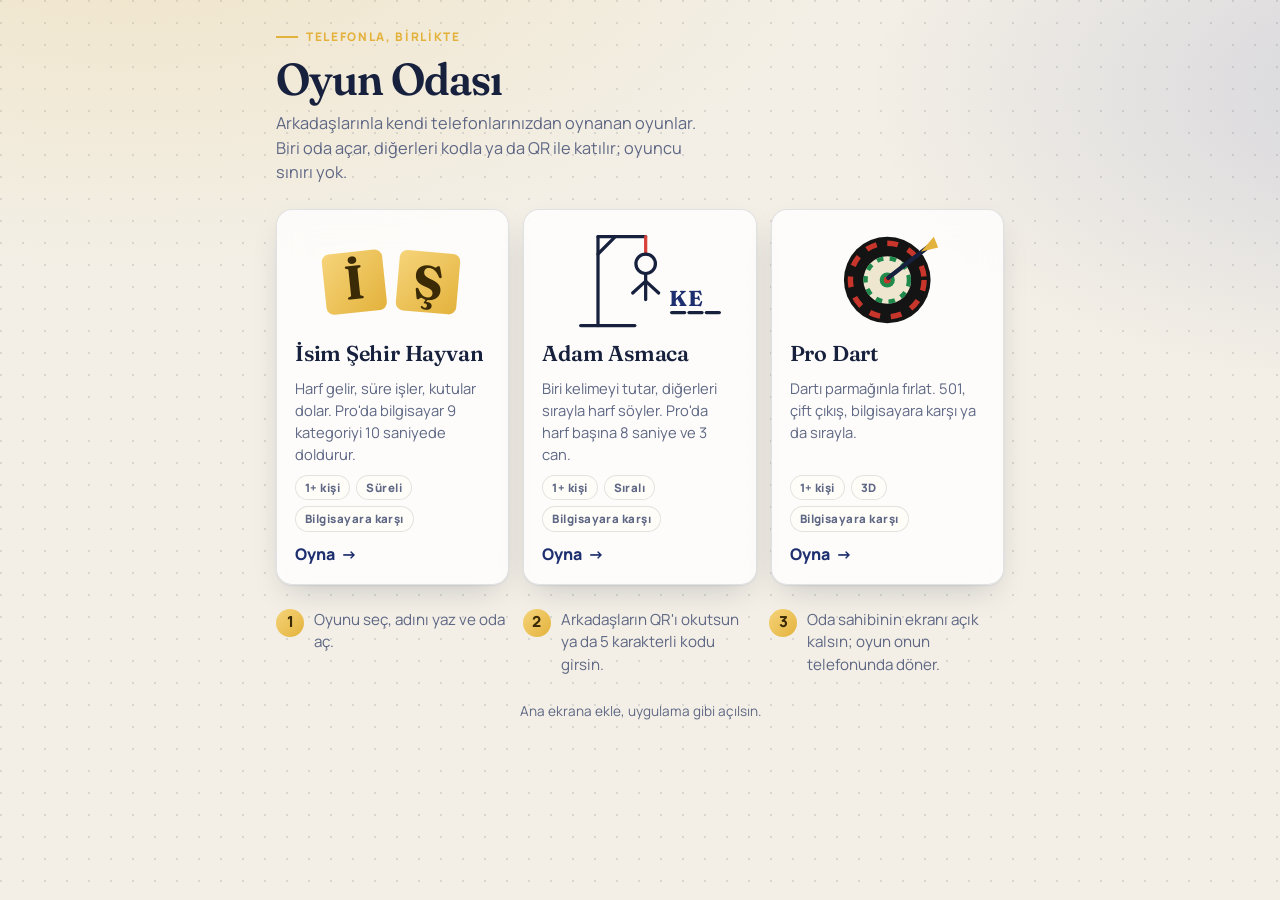
<file: index.html>
<!doctype html>
<html lang="tr">
<head>
<meta charset="utf-8">
<meta name="viewport" content="width=device-width,initial-scale=1,viewport-fit=cover">
<title>Oyun Odası</title>
<link rel="manifest" href="manifest.webmanifest">
<link rel="icon" href="icon-192.png">
<link rel="apple-touch-icon" href="icon-192.png">
<meta name="apple-mobile-web-app-capable" content="yes">
<meta name="mobile-web-app-capable" content="yes">
<meta name="apple-mobile-web-app-title" content="Oyun Odası">
<meta name="theme-color" content="#f3efe6" media="(prefers-color-scheme: light)">
<meta name="theme-color" content="#0f1530" media="(prefers-color-scheme: dark)">
<link rel="preconnect" href="https://fonts.googleapis.com"><link rel="preconnect" href="https://fonts.gstatic.com" crossorigin>
<link rel="stylesheet" href="https://fonts.googleapis.com/css2?family=Fraunces:opsz,wght@9..144,500;9..144,600;9..144,700&family=Manrope:wght@500;700;800&display=swap">
<link rel="stylesheet" href="theme.css">
<script>
// Eski katılma linkleri (…/isim-sehir/?oda=KOD) doğrudan oyuna gitsin
(function(){var q=new URLSearchParams(location.search);if(q.get("oda"))location.replace("isim-sehir-hayvan/"+location.search)})();
</script>
<style>
/* Düzen: başlık + oyun kartları ızgarası, her zaman en az iki yan yana. */
main{max-width:760px; gap:24px; padding-top:calc(28px + env(safe-area-inset-top,0px))}
h1{font-size:2.8rem}
header{display:flex; flex-direction:column; gap:10px}
.eyebrow{font-size:.74rem; font-weight:800; letter-spacing:.14em; text-transform:uppercase; color:var(--gold); display:flex; gap:8px; align-items:center}
.eyebrow::before{content:""; width:22px; height:2px; background:var(--gold)}
header .sub{font-size:1.02rem; max-width:44ch}
.games{display:grid; grid-template-columns:repeat(auto-fit,minmax(160px,1fr)); gap:14px}
.game{
  position:relative; display:flex; flex-direction:column; gap:10px; padding:18px; min-width:0; overflow:hidden;
  background:var(--card); border:1px solid var(--line); border-radius:var(--r); color:var(--ink); text-decoration:none;
  box-shadow:var(--shadow); -webkit-backdrop-filter:blur(14px); backdrop-filter:blur(14px);
  transition:transform .35s var(--spring),box-shadow .35s,border-color .35s;
}
.game::after{content:""; position:absolute; inset:auto -30% -45% -30%; height:70%; border-radius:50%; background:radial-gradient(closest-side,color-mix(in srgb,var(--gold) 28%,transparent),transparent); opacity:0; transition:opacity .4s}
@media (hover:hover){ .game:hover{transform:translateY(-4px); box-shadow:var(--glow),var(--shadow); border-color:color-mix(in srgb,var(--gold) 50%,var(--line))} .game:hover::after{opacity:1} .game:hover .go{gap:10px} }
.game:active{transform:scale(.985)}
.game .art{height:104px; display:flex; align-items:center; justify-content:center}
.game svg{height:104px; width:auto; max-width:100%; overflow:visible}
.game h2{font:600 1.35rem/1.15 var(--display); letter-spacing:-.01em}
.game p{color:var(--soft); font-size:.92rem; flex:1}
.game .meta{display:flex; gap:6px; flex-wrap:wrap}
.tag{font-size:.72rem; font-weight:800; letter-spacing:.04em; padding:3px 9px; border-radius:99px; border:1px solid var(--line); color:var(--soft); background:var(--card-solid)}
.go{display:inline-flex; gap:6px; align-items:center; font-weight:800; color:var(--accent); transition:gap .25s var(--ease)}
.tile{fill:url(#gold)} .tile-ink{fill:var(--gold-ink); font:700 44px var(--display)}
.bob1{animation:float 3.4s ease-in-out infinite} .bob2{animation:float 3.4s ease-in-out -1.7s infinite}
.stroke{stroke:var(--ink); stroke-width:3; stroke-linecap:round; fill:none} .rope{stroke:var(--margin)}
.swing{transform-origin:80px 8px; animation:swing 3.6s ease-in-out infinite}
@keyframes swing{0%,100%{transform:rotate(-3deg)}50%{transform:rotate(3deg)}}
.cursor{animation:blink 1.1s steps(1) infinite}
.how{display:grid; grid-template-columns:repeat(auto-fit,minmax(200px,1fr)); gap:12px}
.how div{display:flex; gap:10px; align-items:flex-start; font-size:.95rem; color:var(--soft)}
.how b{flex:none; width:28px; height:28px; border-radius:50%; background:linear-gradient(135deg,var(--gold-2),var(--gold)); color:var(--gold-ink); display:inline-flex; align-items:center; justify-content:center; font-weight:800}
footer{color:var(--soft); font-size:.85rem}
</style>
</head>
<body>
<main>
  <header>
    <p class="eyebrow">Telefonla, birlikte</p>
    <h1>Oyun Odası</h1>
    <p class="sub">Arkadaşlarınla kendi telefonlarınızdan oynanan oyunlar. Biri oda açar, diğerleri kodla ya da QR ile katılır; oyuncu sınırı yok.</p>
  </header>

  <section class="games" aria-label="Oyunlar">
    <a class="game" href="isim-sehir-hayvan/">
      <div class="art"><svg viewBox="0 0 150 96" aria-hidden="true">
        <defs><linearGradient id="gold" x1="0" y1="0" x2="1" y2="1"><stop offset="0" stop-color="var(--gold-2)"/><stop offset="1" stop-color="var(--gold)"/></linearGradient></defs>
        <g class="bob1"><g transform="rotate(-6 40 50)"><rect class="tile" x="12" y="22" width="56" height="56" rx="7"/><text class="tile-ink" x="40" y="66" text-anchor="middle">İ</text></g></g>
        <g class="bob2"><g transform="rotate(5 108 50)"><rect class="tile" x="80" y="22" width="56" height="56" rx="7"/><text class="tile-ink" x="108" y="66" text-anchor="middle">Ş</text></g></g>
      </svg></div>
      <h2>İsim Şehir Hayvan</h2>
      <p>Harf gelir, süre işler, kutular dolar. Pro'da bilgisayar 9 kategoriyi 10 saniyede doldurur.</p>
      <div class="meta"><span class="tag">1+ kişi</span><span class="tag">Süreli</span><span class="tag">Bilgisayara karşı</span></div>
      <span class="go">Oyna <span aria-hidden="true">→</span></span>
    </a>
    <a class="game" href="asmaca/">
      <div class="art"><svg viewBox="0 0 150 96" aria-hidden="true">
        <g class="stroke"><line x1="20" y1="90" x2="70" y2="90"/><line x1="36" y1="90" x2="36" y2="8"/><line x1="36" y1="8" x2="80" y2="8"/><line x1="36" y1="24" x2="52" y2="8"/>
        </g><g class="stroke swing"><line class="rope" x1="80" y1="8" x2="80" y2="24"/><circle cx="80" cy="33" r="9"/><line x1="80" y1="42" x2="80" y2="66"/><line x1="80" y1="49" x2="68" y2="60"/><line x1="80" y1="49" x2="92" y2="60"/></g>
        <g class="stroke"><line x1="104" y1="78" x2="116" y2="78"/><line x1="120" y1="78" x2="132" y2="78"/><line x1="136" y1="78" x2="148" y2="78"/></g>
        <text x="110" y="72" text-anchor="middle" style="font:700 20px var(--display);fill:var(--accent)">K</text><text class="cursor" x="126" y="72" text-anchor="middle" style="font:700 20px var(--display);fill:var(--accent)">E</text>
      </svg></div>
      <h2>Adam Asmaca</h2>
      <p>Biri kelimeyi tutar, diğerleri sırayla harf söyler. Pro'da harf başına 8 saniye ve 3 can.</p>
      <div class="meta"><span class="tag">1+ kişi</span><span class="tag">Sıralı</span><span class="tag">Bilgisayara karşı</span></div>
      <span class="go">Oyna <span aria-hidden="true">→</span></span>
    </a>
    <a class="game" href="dart/">
      <div class="art"><svg viewBox="0 0 150 96" aria-hidden="true">
        <g class="bob1"><circle cx="75" cy="48" r="40" fill="#141414"/><circle cx="75" cy="48" r="34" fill="none" stroke="#c8352b" stroke-width="5" stroke-dasharray="10 10"/><circle cx="75" cy="48" r="22" fill="#efe6cf"/><circle cx="75" cy="48" r="20" fill="none" stroke="#1f8a4c" stroke-width="4" stroke-dasharray="6 6"/><circle cx="75" cy="48" r="7" fill="#1f8a4c"/><circle cx="75" cy="48" r="3.2" fill="#c8352b"/></g>
        <g class="swing" style="transform-origin:76px 46px"><line x1="76" y1="46" x2="112" y2="18" stroke="var(--ink)" stroke-width="4" stroke-linecap="round"/><path d="M106 22 l12 -14 l4 10 z" fill="var(--gold)"/></g>
      </svg></div>
      <h2>Pro Dart</h2>
      <p>Dartı parmağınla fırlat. 501, çift çıkış, bilgisayara karşı ya da sırayla.</p>
      <div class="meta"><span class="tag">1+ kişi</span><span class="tag">3D</span><span class="tag">Bilgisayara karşı</span></div>
      <span class="go">Oyna <span aria-hidden="true">→</span></span>
    </a>
  </section>

  <section class="how" aria-label="Nasıl oynanır">
    <div><b>1</b><span>Oyunu seç, adını yaz ve oda aç.</span></div>
    <div><b>2</b><span>Arkadaşların QR'ı okutsun ya da 5 karakterli kodu girsin.</span></div>
    <div><b>3</b><span>Oda sahibinin ekranı açık kalsın; oyun onun telefonunda döner.</span></div>
  </section>
  <footer class="center">Ana ekrana ekle, uygulama gibi açılsın.</footer>
</main>
<script>
if("serviceWorker" in navigator&&location.protocol==="https:")navigator.serviceWorker.register("sw.js").catch(()=>{});
</script>
</body>
</html>
</file>
<file: theme.css>
/* Oyun Odası ortak tema. Düzen: tek sütun, telefon öncelikli.
   Aydınlık: sıcak kâğıt + mürekkep lacivert + altın vurgu. Karanlık: gece laciverti + bal rengi vurgu. */
:root{
  --paper:#f3efe6; --paper-2:#e9e3d6; --card:rgba(255,255,255,.78); --card-solid:#fffdf8;
  --ink:#17213d; --soft:#5e6784; --line:rgba(23,33,61,.12); --line-2:rgba(23,33,61,.22);
  --accent:#1d2f6f; --accent-2:#3b4fa8; --on-accent:#fff7e6;
  --gold:#e3b23c; --gold-2:#f6d47a; --gold-ink:#3a2a05;
  --good:#1f7a56; --bad:#c23a32; --mark:#ffe08a; --mark-ink:#3a2a05; --margin:#d8413a;
  --shadow:0 1px 2px rgba(23,33,61,.06),0 12px 32px -12px rgba(23,33,61,.25);
  --glow:0 0 0 1px rgba(227,178,60,.35),0 10px 30px -10px rgba(227,178,60,.55);
  --display:"Fraunces",Georgia,"Times New Roman",serif;
  --body:"Manrope",system-ui,-apple-system,"Segoe UI",Roboto,sans-serif;
  --r:16px; --r-s:10px; --ease:cubic-bezier(.2,.8,.2,1); --spring:cubic-bezier(.34,1.56,.64,1);
  color-scheme:light;
}
@media (prefers-color-scheme:dark){
  :root{
    --paper:#0f1530; --paper-2:#161d3f; --card:rgba(30,38,78,.72); --card-solid:#1b2350;
    --ink:#f1ecdf; --soft:#aab1cf; --line:rgba(241,236,223,.12); --line-2:rgba(241,236,223,.24);
    --accent:#f6d47a; --accent-2:#e3b23c; --on-accent:#1a1a2e;
    --gold:#f6d47a; --gold-2:#ffe9a6; --gold-ink:#2a1f05;
    --good:#7fe0b0; --bad:#ff9a90; --mark:#f6d47a; --mark-ink:#2a1f05; --margin:#ff8b7d;
    --shadow:0 1px 2px rgba(0,0,0,.3),0 16px 40px -16px rgba(0,0,0,.7);
    --glow:0 0 0 1px rgba(246,212,122,.35),0 10px 34px -10px rgba(246,212,122,.45);
    color-scheme:dark;
  }
}
*{box-sizing:border-box}
html,body{height:100%}
body{
  margin:0; font:16px/1.5 var(--body); color:var(--ink); background:var(--paper);
  background-image:
    radial-gradient(1200px 600px at 10% -10%,color-mix(in srgb,var(--gold) 18%,transparent),transparent 60%),
    radial-gradient(900px 500px at 110% 10%,color-mix(in srgb,var(--accent-2) 16%,transparent),transparent 60%),
    radial-gradient(circle at 1px 1px,var(--line) 1px,transparent 1.5px);
  background-size:auto,auto,22px 22px; background-attachment:fixed,fixed,scroll;
  -webkit-text-size-adjust:100%; -webkit-font-smoothing:antialiased;
}
#app,main{
  max-width:560px; margin:0 auto; min-height:100%;
  padding-top:calc(16px + env(safe-area-inset-top,0px));
  padding-bottom:calc(32px + env(safe-area-inset-bottom,0px));
  padding-left:max(16px,env(safe-area-inset-left,0px));
  padding-right:max(16px,env(safe-area-inset-right,0px));
  display:flex; flex-direction:column; gap:14px;
}
h1,h2,h3,p{margin:0}
h1{font:600 2.3rem/1.02 var(--display); letter-spacing:-.02em; text-wrap:balance; font-variation-settings:"opsz" 72,"SOFT" 50}
h2{font:700 1.05rem/1.25 var(--body); letter-spacing:-.01em}
.sub{color:var(--soft); font-size:.95rem}
a{color:var(--accent); text-decoration-thickness:1px; text-underline-offset:3px}
.center{text-align:center}
.row{display:flex; gap:10px; align-items:center; flex-wrap:wrap}
.grow{flex:1 1 0; min-width:0}

/* kartlar */
.card{
  background:var(--card); border:1px solid var(--line); border-radius:var(--r); padding:18px;
  display:flex; flex-direction:column; gap:12px; box-shadow:var(--shadow);
  -webkit-backdrop-filter:blur(14px); backdrop-filter:blur(14px);
}
.sheet{position:relative; overflow:hidden}
.sheet::before{content:""; position:absolute; inset:0 auto 0 0; width:4px; background:linear-gradient(var(--gold-2),var(--gold))}

/* form */
label{font-size:.74rem; font-weight:800; letter-spacing:.08em; text-transform:uppercase; color:var(--soft)}
.field{display:flex; flex-direction:column; gap:6px}
input[type=text],select{
  width:100%; font:inherit; font-size:1.05rem; color:var(--ink); background:var(--card-solid);
  border:1.5px solid var(--line-2); border-radius:var(--r-s); padding:12px 14px; min-height:50px;
  transition:border-color .2s,box-shadow .2s;
}
input[type=text]:focus,select:focus{outline:none; border-color:var(--gold); box-shadow:var(--glow)}
input:disabled{opacity:.6}
button{font:inherit; cursor:pointer; -webkit-tap-highlight-color:transparent}
button:focus-visible{outline:3px solid var(--gold); outline-offset:2px}
.btn{
  position:relative; overflow:hidden; min-height:52px; padding:13px 20px; border-radius:var(--r-s); border:1.5px solid transparent;
  background:linear-gradient(135deg,var(--accent),var(--accent-2)); color:var(--on-accent); font-weight:800; font-size:1.05rem; width:100%;
  box-shadow:0 10px 24px -12px color-mix(in srgb,var(--accent) 70%,transparent);
  transition:transform .18s var(--ease),box-shadow .18s,opacity .18s;
}
.btn:active{transform:scale(.985)}
.btn.ghost{background:transparent; color:var(--accent); border-color:var(--line-2); box-shadow:none}
.btn.small{min-height:40px; padding:8px 14px; font-size:.92rem; width:auto}
.btn:disabled{opacity:.45; cursor:not-allowed; box-shadow:none}
.btn.gold{background:linear-gradient(135deg,var(--gold-2),var(--gold)); color:var(--gold-ink); box-shadow:var(--glow)}
.btn.gold:not(:disabled)::after{
  content:""; position:absolute; inset:-40% auto -40% -60%; width:40%; transform:skewX(-20deg);
  background:linear-gradient(90deg,transparent,rgba(255,255,255,.55),transparent); animation:sheen 2.6s var(--ease) infinite;
}
@keyframes sheen{0%,55%{left:-60%}100%{left:130%}}

/* rozetler */
.top{display:flex; align-items:center; gap:10px; justify-content:space-between}
.code{font:800 1.05rem/1 ui-monospace,Menlo,Consolas,monospace; letter-spacing:.18em}
.pill{display:inline-flex; align-items:center; gap:6px; font-size:.8rem; font-weight:700; padding:5px 10px; border-radius:99px; border:1px solid var(--line); color:var(--soft); background:var(--card)}
.dot{width:8px; height:8px; border-radius:50%; background:var(--good); box-shadow:0 0 0 3px color-mix(in srgb,var(--good) 25%,transparent)}
.dot.off{background:var(--bad); box-shadow:0 0 0 3px color-mix(in srgb,var(--bad) 25%,transparent); animation:blink 1s infinite}
@keyframes blink{50%{opacity:.4}}
.bigcode{font:800 2.8rem/1 ui-monospace,Menlo,Consolas,monospace; letter-spacing:.22em; text-align:center; background:linear-gradient(135deg,var(--accent),var(--accent-2)); -webkit-background-clip:text; background-clip:text; color:transparent}
.qr{align-self:center; background:#fff; padding:10px; border-radius:12px; line-height:0; box-shadow:var(--shadow)}
.qr svg{width:170px; height:170px; display:block}
.players{display:flex; flex-wrap:wrap; gap:8px; list-style:none; margin:0; padding:0}
.players li{padding:7px 12px; border-radius:99px; border:1px solid var(--line); background:var(--card-solid); font-weight:700; font-size:.95rem; display:flex; gap:6px; align-items:center; max-width:100%; overflow-wrap:anywhere; animation:pop-in .4s var(--spring) both}
.players li.off{opacity:.45}
.players li.turn{background:linear-gradient(135deg,var(--gold-2),var(--gold)); color:var(--gold-ink); border-color:transparent; box-shadow:var(--glow)}
.chips{display:flex; flex-wrap:wrap; gap:8px}
.chip{min-height:40px; padding:8px 14px; border-radius:99px; border:1.5px solid var(--line-2); background:var(--card-solid); color:var(--ink); font-weight:700; transition:transform .15s var(--spring),background .2s,border-color .2s}
.chip:active{transform:scale(.94)}
.chip[aria-pressed=true]{background:linear-gradient(135deg,var(--gold-2),var(--gold)); color:var(--gold-ink); border-color:transparent; box-shadow:var(--glow)}
.banner{background:linear-gradient(135deg,var(--gold-2),var(--gold)); color:var(--gold-ink); border-radius:var(--r-s); padding:11px 14px; font-weight:800; text-align:center; animation:pop-in .4s var(--spring) both}
.err{color:var(--bad); font-weight:700}
.seg{display:grid; grid-auto-flow:column; grid-auto-columns:1fr; gap:4px; padding:4px; border-radius:99px; background:var(--paper-2); border:1px solid var(--line)}
.seg button{min-height:40px; border-radius:99px; border:0; background:transparent; color:var(--soft); font-weight:800; font-size:.92rem; transition:background .2s,color .2s,transform .15s var(--spring)}
.seg button[aria-pressed=true]{background:var(--card-solid); color:var(--ink); box-shadow:var(--shadow)}
.seg button:active{transform:scale(.95)}

.icon-btn{width:40px; height:40px; border-radius:50%; border:1px solid var(--line-2); background:var(--card-solid); color:var(--ink); font-size:1.1rem; display:inline-grid; place-items:center; transition:transform .15s var(--spring)}
.icon-btn:active{transform:scale(.9)}
.icon-btn[aria-pressed=true]{color:var(--soft); opacity:.7}
.top .right{display:flex; gap:8px; align-items:center}

/* oda menüsü (alt sayfa) */
.pill.btn-pill{cursor:pointer; border-color:var(--line-2); color:var(--ink); background:var(--card-solid); transition:transform .15s var(--spring)}
.pill.btn-pill:active{transform:scale(.95)}
.scrim{position:fixed; inset:0; z-index:40; background:rgba(10,14,30,.45); -webkit-backdrop-filter:blur(3px); backdrop-filter:blur(3px); display:flex; align-items:flex-end; justify-content:center; animation:fade .25s var(--ease) both}
.menu{
  width:100%; max-width:560px; background:var(--card-solid); color:var(--ink); border-radius:22px 22px 0 0; border:1px solid var(--line);
  padding:14px 18px calc(22px + env(safe-area-inset-bottom,0px)); display:flex; flex-direction:column; gap:14px; box-shadow:var(--shadow);
  animation:slide-up .4s var(--spring) both; max-height:88vh; overflow:auto;
}
.menu .grip{width:44px; height:5px; border-radius:99px; background:var(--line-2); margin:0 auto}
.menu .actions{display:flex; flex-direction:column; gap:8px}
.menu .danger{color:var(--bad); border-color:color-mix(in srgb,var(--bad) 40%,transparent)}
.copy{display:flex; gap:8px; align-items:center; justify-content:center}
@keyframes fade{from{opacity:0}to{opacity:1}}
@keyframes slide-up{from{transform:translateY(40px); opacity:0}to{transform:none; opacity:1}}
#app.still .scrim,#app.still .menu{animation:none}

/* tablolar */
table{width:100%; border-collapse:collapse}
td,th{padding:9px 6px; border-bottom:1px solid var(--line); text-align:left; vertical-align:middle; overflow-wrap:anywhere}
th{font-size:.72rem; letter-spacing:.08em; text-transform:uppercase; color:var(--soft); font-weight:800}
td.pts,th.pts{text-align:right; font-variant-numeric:tabular-nums; font-weight:800; white-space:nowrap; width:3.4em}
.rank td:first-child{width:2.2em; font-weight:800; color:var(--soft)}
.rank tr.me td{background:color-mix(in srgb,var(--gold) 22%,transparent)}
.rank tr:first-child td:first-child{color:var(--gold)}
tbody tr{animation:rise .45s var(--ease) both; animation-delay:calc(var(--i,0)*45ms)}

/* hareket */
@keyframes rise{from{opacity:0; transform:translateY(10px)}to{opacity:1; transform:none}}
@keyframes pop-in{from{opacity:0; transform:scale(.85)}to{opacity:1; transform:none}}
@keyframes shake{10%,90%{transform:translateX(-1px)}20%,80%{transform:translateX(2px)}30%,50%,70%{transform:translateX(-4px)}40%,60%{transform:translateX(4px)}}
@keyframes float{0%,100%{transform:translateY(0)}50%{transform:translateY(-6px)}}
#app>*,main>*{animation:rise .5s var(--ease) both}
#app>*:nth-child(2),main>*:nth-child(2){animation-delay:60ms}
#app>*:nth-child(3),main>*:nth-child(3){animation-delay:120ms}
#app>*:nth-child(4),main>*:nth-child(4){animation-delay:180ms}
#app>*:nth-child(5),main>*:nth-child(5){animation-delay:240ms}
.shake{animation:shake .5s var(--ease)}
/* aynı ekranda yapılan güncellemelerde giriş animasyonları tekrar oynamaz */
#app.still>*,#app.still .players li,#app.still .banner,#app.still tbody tr,#app.still .letter,#app.still #answers .field{animation:none}
#fx{position:fixed; inset:0; pointer-events:none; z-index:50}
@media (prefers-reduced-motion:reduce){
  *,*::before,*::after{animation-duration:.01ms!important; animation-iteration-count:1!important; transition-duration:.01ms!important}
}
</file>
